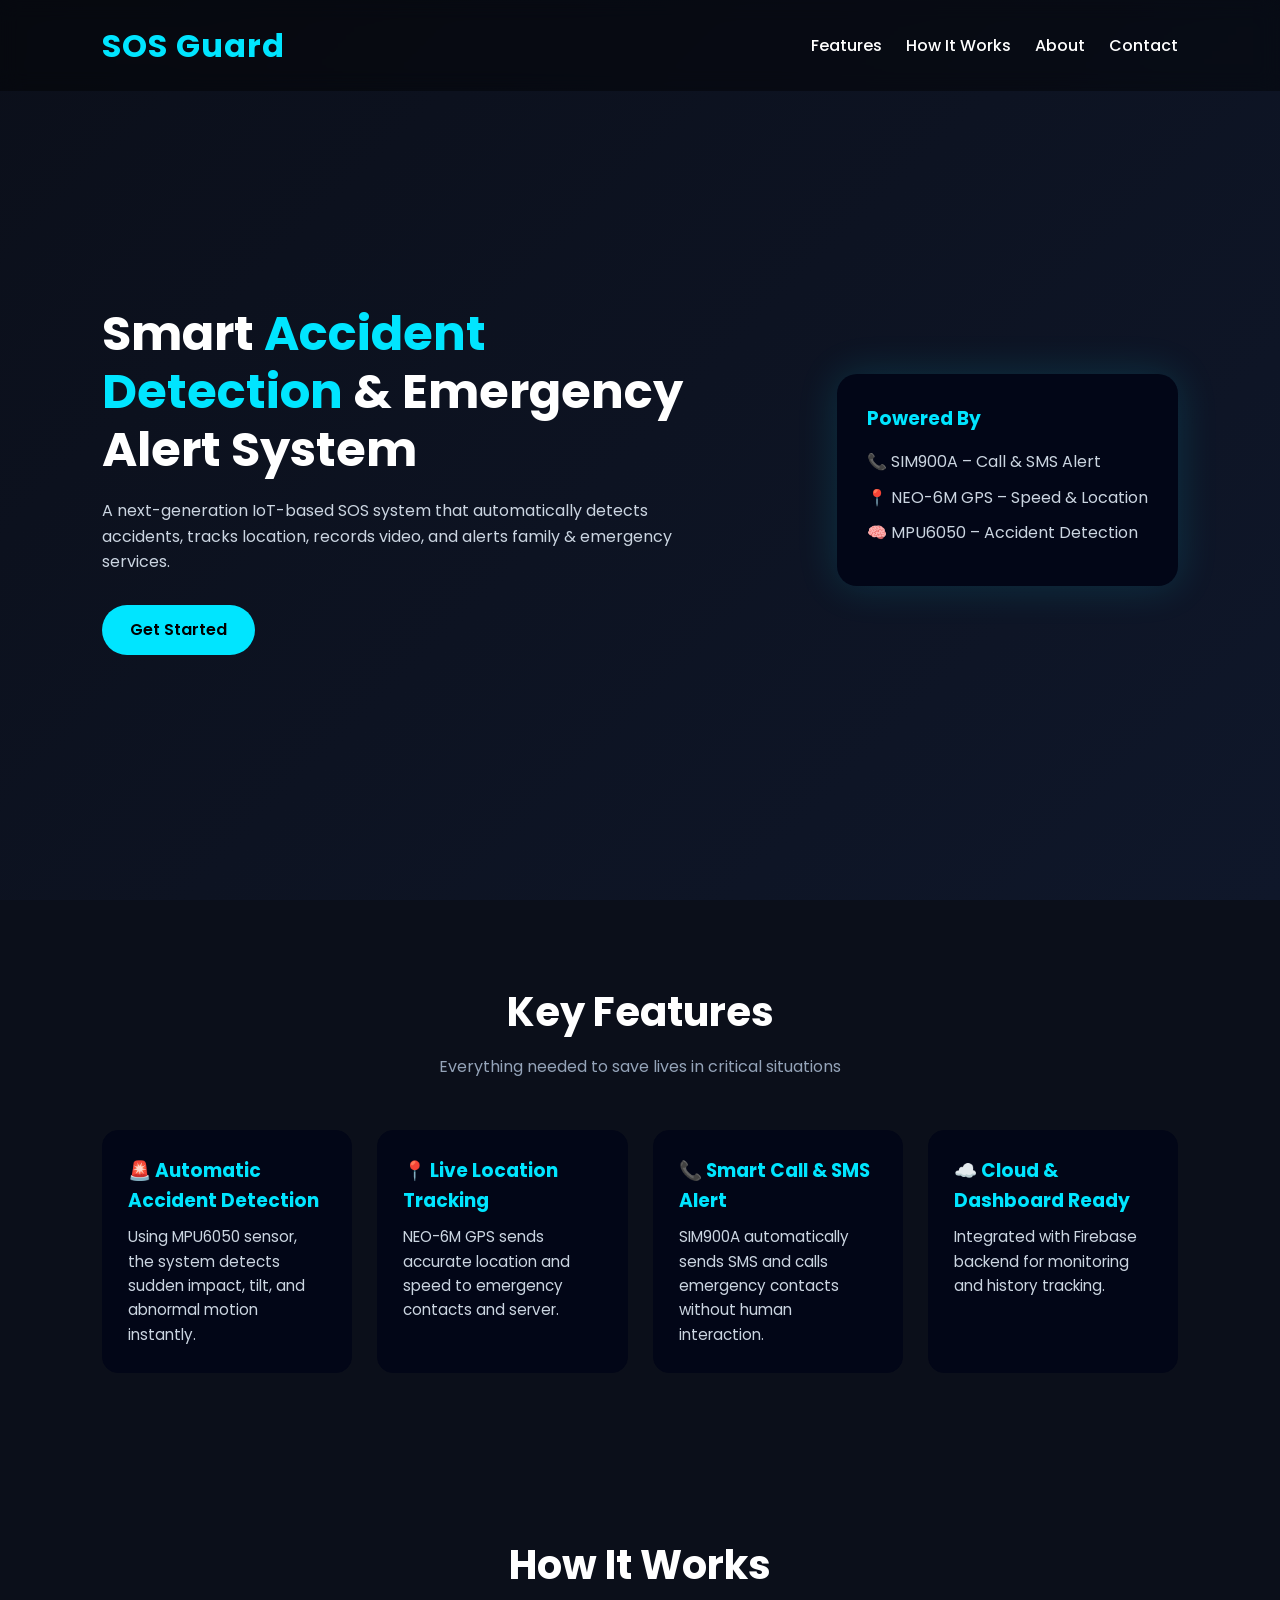
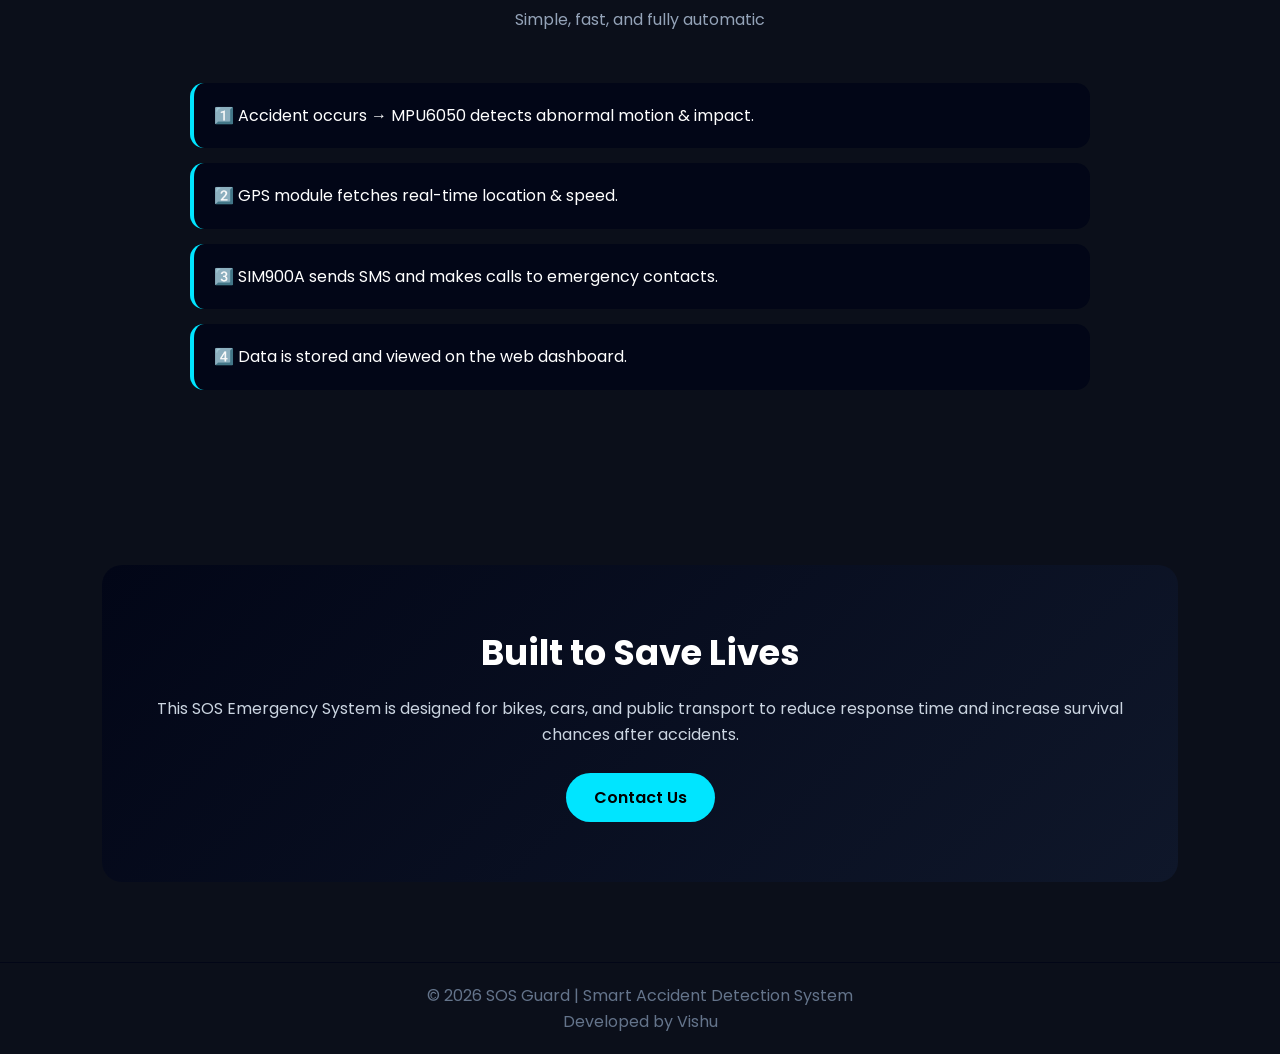
<file: index.html>
<!DOCTYPE html>
<html lang="en">
<head>
  <meta charset="UTF-8" />
  <title>SOS Smart Accident Detection System</title>
  <meta name="viewport" content="width=device-width, initial-scale=1.0" />

  <!-- Google Font -->
  <link href="https://fonts.googleapis.com/css2?family=Poppins:wght@300;400;600;700&display=swap" rel="stylesheet">

  <style>
    * {
      margin: 0;
      padding: 0;
      box-sizing: border-box;
      font-family: 'Poppins', sans-serif;
    }

    body {
      background: #0b0f1a;
      color: #ffffff;
      line-height: 1.6;
    }

    a {
      text-decoration: none;
      color: inherit;
    }

    /* Navbar */
    header {
      display: flex;
      justify-content: space-between;
      align-items: center;
      padding: 20px 8%;
      background: rgba(0,0,0,0.4);
      backdrop-filter: blur(10px);
      position: fixed;
      width: 100%;
      top: 0;
      z-index: 1000;
    }

    header h1 {
      color: #00e5ff;
      font-weight: 700;
      letter-spacing: 1px;
    }

    nav a {
      margin-left: 20px;
      font-weight: 500;
      transition: 0.3s;
    }

    nav a:hover {
      color: #00e5ff;
    }

    /* Hero Section */
    .hero {
      min-height: 100vh;
      display: flex;
      align-items: center;
      justify-content: space-between;
      padding: 120px 8% 60px;
      background: linear-gradient(135deg, #0b0f1a, #0f172a);
    }

    .hero-text {
      max-width: 600px;
    }

    .hero-text h2 {
      font-size: 3rem;
      margin-bottom: 20px;
      line-height: 1.2;
    }

    .hero-text span {
      color: #00e5ff;
    }

    .hero-text p {
      color: #cbd5e1;
      margin-bottom: 30px;
    }

    .btn {
      display: inline-block;
      padding: 12px 28px;
      background: #00e5ff;
      color: #000;
      border-radius: 30px;
      font-weight: 600;
      transition: 0.3s;
    }

    .btn:hover {
      background: #00bcd4;
      transform: translateY(-2px);
    }

    .hero-card {
      background: #020617;
      padding: 30px;
      border-radius: 20px;
      box-shadow: 0 0 40px rgba(0,229,255,0.15);
      max-width: 400px;
    }

    .hero-card h3 {
      margin-bottom: 15px;
      color: #00e5ff;
    }

    .hero-card ul {
      list-style: none;
    }

    .hero-card li {
      margin-bottom: 10px;
      color: #cbd5e1;
    }

    /* Section */
    section {
      padding: 80px 8%;
    }

    .section-title {
      text-align: center;
      margin-bottom: 50px;
    }

    .section-title h2 {
      font-size: 2.5rem;
      margin-bottom: 10px;
    }

    .section-title p {
      color: #94a3b8;
    }

    /* Features */
    .features {
      display: grid;
      grid-template-columns: repeat(auto-fit, minmax(250px, 1fr));
      gap: 25px;
    }

    .feature-card {
      background: #020617;
      padding: 25px;
      border-radius: 16px;
      transition: 0.3s;
      border: 1px solid #020617;
    }

    .feature-card:hover {
      border-color: #00e5ff;
      transform: translateY(-5px);
    }

    .feature-card h3 {
      color: #00e5ff;
      margin-bottom: 10px;
    }

    .feature-card p {
      color: #cbd5e1;
      font-size: 0.95rem;
    }

    /* How it works */
    .steps {
      max-width: 900px;
      margin: auto;
    }

    .step {
      background: #020617;
      padding: 20px;
      border-radius: 14px;
      margin-bottom: 15px;
      border-left: 4px solid #00e5ff;
    }

    /* CTA */
    .cta {
      text-align: center;
      background: linear-gradient(135deg, #020617, #0f172a);
      border-radius: 20px;
      padding: 60px 20px;
    }

    .cta h2 {
      margin-bottom: 15px;
      font-size: 2.2rem;
    }

    .cta p {
      color: #cbd5e1;
      margin-bottom: 25px;
    }

    /* Footer */
    footer {
      text-align: center;
      padding: 20px;
      color: #64748b;
      border-top: 1px solid #020617;
    }

    @media(max-width: 900px) {
      .hero {
        flex-direction: column;
        text-align: center;
      }

      .hero-card {
        margin-top: 40px;
      }
    }
  </style>
</head>
<body>

  <!-- Navbar -->
  <header>
    <h1>SOS Guard</h1>
    <nav>
      <a href="#features">Features</a>
      <a href="#how">How It Works</a>
      <a href="#about">About</a>
      <a href="#contact">Contact</a>
    </nav>
  </header>

  <!-- Hero -->
  <!-- Hero -->
  <section class="hero">
    <div class="hero-text">
      <h2>Smart <span>Accident Detection</span> & Emergency Alert System</h2>
      <p>
        A next-generation IoT-based SOS system that automatically detects accidents,
        tracks location, records video, and alerts family & emergency services.
      </p>
            <a href="register.html  " class="btn">Get Started</a>
    </div>

    <div class="hero-card">
      <h3>Powered By</h3>
      <ul>
        <li>📞 SIM900A – Call & SMS Alert</li>
        <li>📍 NEO-6M GPS – Speed & Location</li>
        <li>🧠 MPU6050 – Accident Detection</li>
      </ul>
    </div>
  </section>

  <!-- Features -->
  <section id="features">
    <div class="section-title">
      <h2>Key Features</h2>
      <p>Everything needed to save lives in critical situations</p>
    </div>
    <div class="features">
      <div class="feature-card">
        <h3>🚨 Automatic Accident Detection</h3>
        <p>Using MPU6050 sensor, the system detects sudden impact, tilt, and abnormal motion instantly.</p>
      </div>
      <div class="feature-card">
        <h3>📍 Live Location Tracking</h3>
        <p>NEO-6M GPS sends accurate location and speed to emergency contacts and server.</p>
      </div>
      <div class="feature-card">
        <h3>📞 Smart Call & SMS Alert</h3>
        <p>SIM900A automatically sends SMS and calls emergency contacts without human interaction.</p>
      </div>
      <div class="feature-card">
        <h3>☁️ Cloud & Dashboard Ready</h3>
        <p>Integrated with Firebase backend for monitoring and history tracking.</p>
      </div>
    </div>
  </section>

  <!-- How it works -->
  <section id="how">
    <div class="section-title">
      <h2>How It Works</h2>
      <p>Simple, fast, and fully automatic</p>
    </div>
    <div class="steps">
      <div class="step">1️⃣ Accident occurs → MPU6050 detects abnormal motion & impact.</div>
      <div class="step">2️⃣ GPS module fetches real-time location & speed.</div>
      <div class="step">3️⃣ SIM900A sends SMS and makes calls to emergency contacts.</div>
      <div class="step">4️⃣ Data is stored and viewed on the web dashboard.</div>
    </div>
  </section>
  <!-- About / CTA -->
  <section id="about">
    <div class="cta">
      <h2>Built to Save Lives</h2>
      <p>
        This SOS Emergency System is designed for bikes, cars, and public transport to reduce response time and increase survival chances after accidents.
      </p>
      <a href="contactWithoutLogin.html" class="btn">Contact Us</a>
    </div>
  </section>

  <!-- Footer -->
  <footer id="contact">
    <p>© 2026 SOS Guard | Smart Accident Detection System</p>
    <p>Developed by Vishu</p>
  </footer>

</body>
</html>
</file>
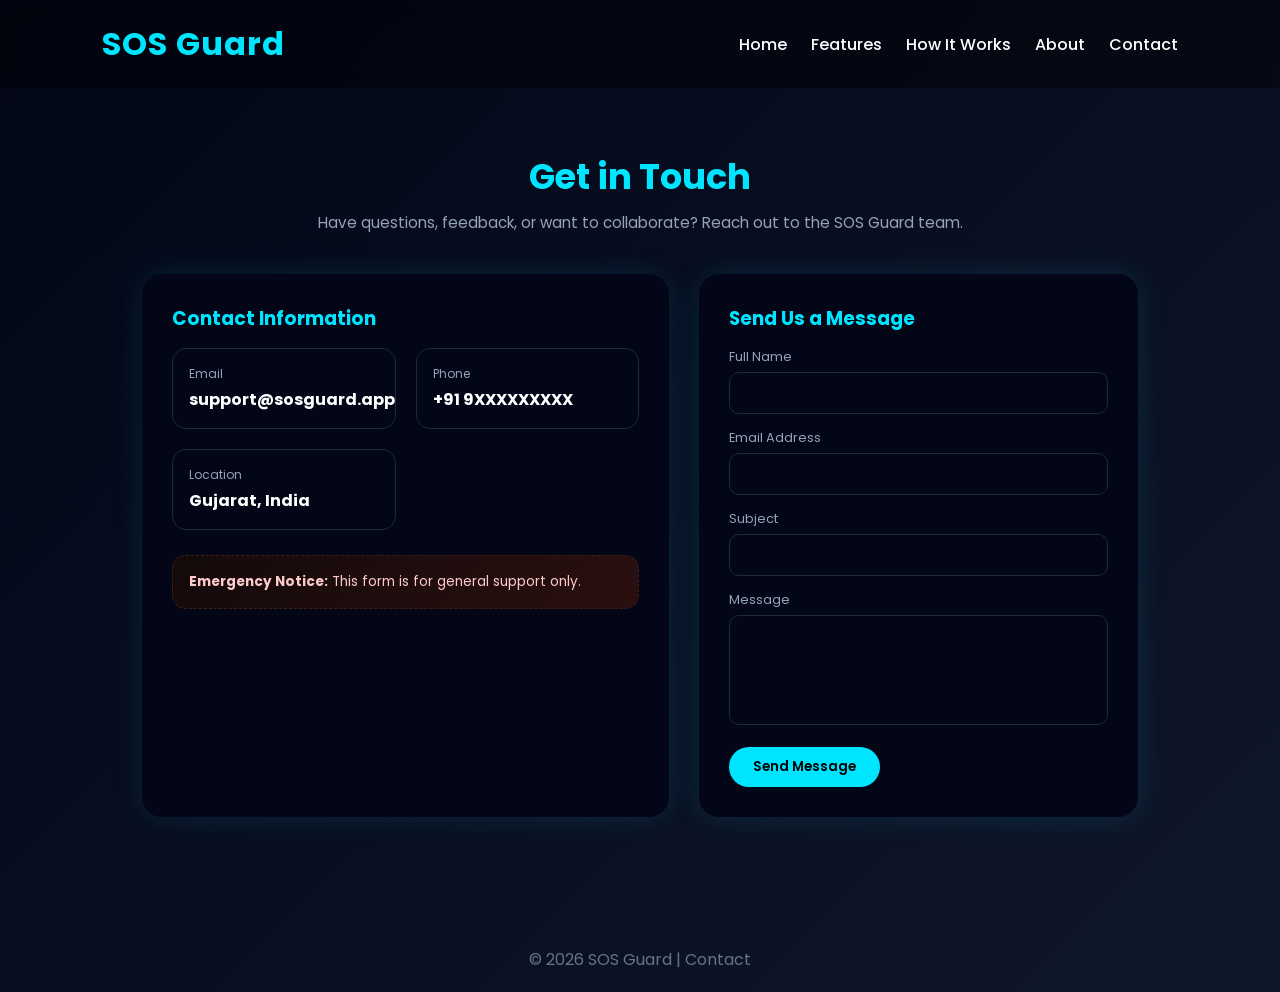
<file: contactWithoutLogin.html>
<!DOCTYPE html>
<html lang="en">
<head>
  <meta charset="UTF-8" />
  <title>Contact Us | SOS Guard</title>
  <meta name="viewport" content="width=device-width, initial-scale=1.0" />

  <link href="https://fonts.googleapis.com/css2?family=Poppins:wght@300;400;600;700&display=swap" rel="stylesheet">

  <style>
    :root {
      --accent: #00e5ff;
      --bg1: #020617;
      --bg2: #0f172a;
      --danger: #ef4444;
      --muted: #94a3b8;
      --card: #020617;
      --border: #1e293b;
    }

    * {
      margin: 0;
      padding: 0;
      box-sizing: border-box;
      font-family: 'Poppins', sans-serif;
    }

    body {
      min-height: 100vh;
      background: linear-gradient(135deg, var(--bg1), var(--bg2));
      color: #fff;
      padding-top: 90px; /* 🔥 Fix for fixed navbar overlap */
    }

    a {
      text-decoration: none;
      color: inherit;
    }

    /* Navbar (Same as Landing Page) */
    header {
      display: flex;
      justify-content: space-between;
      align-items: center;
      padding: 20px 8%;
      background: rgba(0,0,0,0.4);
      backdrop-filter: blur(10px);
      position: fixed;
      width: 100%;
      top: 0;
      z-index: 1000;
    }

    header h1 {
      color: #00e5ff;
      font-weight: 700;
      letter-spacing: 1px;
    }

    nav a {
      margin-left: 20px;
      font-weight: 500;
      transition: 0.3s;
    }

    nav a:hover {
      color: #00e5ff;
    }

    .container {
      padding: 60px 8%;
      max-width: 1200px;
      margin: auto;
    }

    .page-title {
      text-align: center;
      margin-bottom: 40px;
    }

    .page-title h2 {
      color: var(--accent);
      margin-bottom: 8px;
      font-size: 2.2rem;
    }

    .page-title p {
      color: var(--muted);
      max-width: 700px;
      margin: auto;
      font-size: 0.95rem;
    }

    .contact-grid {
      display: grid;
      grid-template-columns: 1.2fr 1fr;
      gap: 30px;
    }

    .contact-card {
      background: var(--card);
      border-radius: 20px;
      padding: 30px;
      box-shadow: 0 0 30px rgba(0,229,255,0.12);
    }

    .contact-card h3 {
      color: var(--accent);
      margin-bottom: 15px;
    }

    .contact-info {
      display: grid;
      grid-template-columns: repeat(auto-fit, minmax(200px, 1fr));
      gap: 20px;
      margin-bottom: 25px;
    }

    .info-box {
      background: #020617;
      border: 1px solid var(--border);
      border-radius: 14px;
      padding: 16px;
    }

    .info-box span {
      display: block;
      font-size: 0.75rem;
      color: var(--muted);
      margin-bottom: 4px;
    }

    .emergency-note {
      background: linear-gradient(135deg, #140a0a, #2a0f0f);
      border: 1px dashed #3f1d1d;
      border-radius: 14px;
      padding: 16px;
      color: #fecaca;
      font-size: 0.85rem;
    }

    .form-group {
      margin-bottom: 15px;
    }

    .form-group label {
      display: block;
      font-size: 0.8rem;
      color: var(--muted);
      margin-bottom: 6px;
    }

    .form-group input,
    .form-group textarea {
      width: 100%;
      padding: 10px 12px;
      border-radius: 10px;
      border: 1px solid var(--border);
      background: #020617;
      color: #fff;
      outline: none;
    }

    .form-group textarea {
      resize: none;
      min-height: 110px;
    }

    .form-group input:focus,
    .form-group textarea:focus {
      border-color: var(--accent);
    }

    .btn {
      padding: 10px 24px;
      border-radius: 30px;
      border: none;
      cursor: pointer;
      font-weight: 600;
      background: var(--accent);
      color: #000;
      transition: 0.3s;
    }

    .btn:hover {
      background: #00bcd4;
      transform: translateY(-2px);
    }

    footer {
      text-align: center;
      padding: 20px;
      color: #64748b;
      margin-top: 50px;
    }

    @media(max-width: 900px) {
      .contact-grid {
        grid-template-columns: 1fr;
      }
    }
  </style>
</head>

<body>

<header>
  <h1>SOS Guard</h1>
  <nav>
    <a href="index.html">Home</a>
    <a href="index.html#features">Features</a>
    <a href="index.html#how">How It Works</a>
    <a href="index.html#about">About</a>
    <a href="contact.html">Contact</a>
  </nav>
</header>

<section class="container">

  <div class="page-title">
    <h2>Get in Touch</h2>
    <p>
      Have questions, feedback, or want to collaborate? Reach out to the SOS Guard team.
    </p>
  </div>

  <div class="contact-grid">

    <div class="contact-card">
      <h3>Contact Information</h3>

      <div class="contact-info">
        <div class="info-box">
          <span>Email</span>
          <strong>support@sosguard.app</strong>
        </div>
        <div class="info-box">
          <span>Phone</span>
          <strong>+91 9XXXXXXXXX</strong>
        </div>
        <div class="info-box">
          <span>Location</span>
          <strong>Gujarat, India</strong>
        </div>
      </div>

      <div class="emergency-note">
        <strong>Emergency Notice:</strong> This form is for general support only.
      </div>
    </div>

    <div class="contact-card">
      <h3>Send Us a Message</h3>

      <form id="contactForm">
        <div class="form-group">
          <label>Full Name</label>
          <input type="text" id="name" required>
        </div>

        <div class="form-group">
          <label>Email Address</label>
          <input type="email" id="email" required>
        </div>

        <div class="form-group">
          <label>Subject</label>
          <input type="text" id="subject" required>
        </div>

        <div class="form-group">
          <label>Message</label>
          <textarea id="message" required></textarea>
        </div>

        <button type="submit" class="btn">Send Message</button>
      </form>
    </div>

  </div>
</section>

<footer>
  © 2026 SOS Guard | Contact
</footer>

<script>
  const scriptURL = "https://script.google.com/macros/s/AKfycbxYvJWAOYiuvYmhR8q8zx_FfDJNLAqQ4LilFz_GhP38WCV9ENOKBMc170WdIPe1V_Y/exec";

  document.getElementById("contactForm").addEventListener("submit", function(e) {
    e.preventDefault();

    const formData = new FormData();
    formData.append("name", name.value);
    formData.append("email", email.value);
    formData.append("subject", subject.value);
    formData.append("message", message.value);

    fetch(scriptURL, { method: "POST", body: formData })
      .then(() => {
        alert("Message sent successfully ✅");
        this.reset();
      })
      .catch(() => alert("Something went wrong ❌"));
  });
</script>

</body>
</html>
</file>
